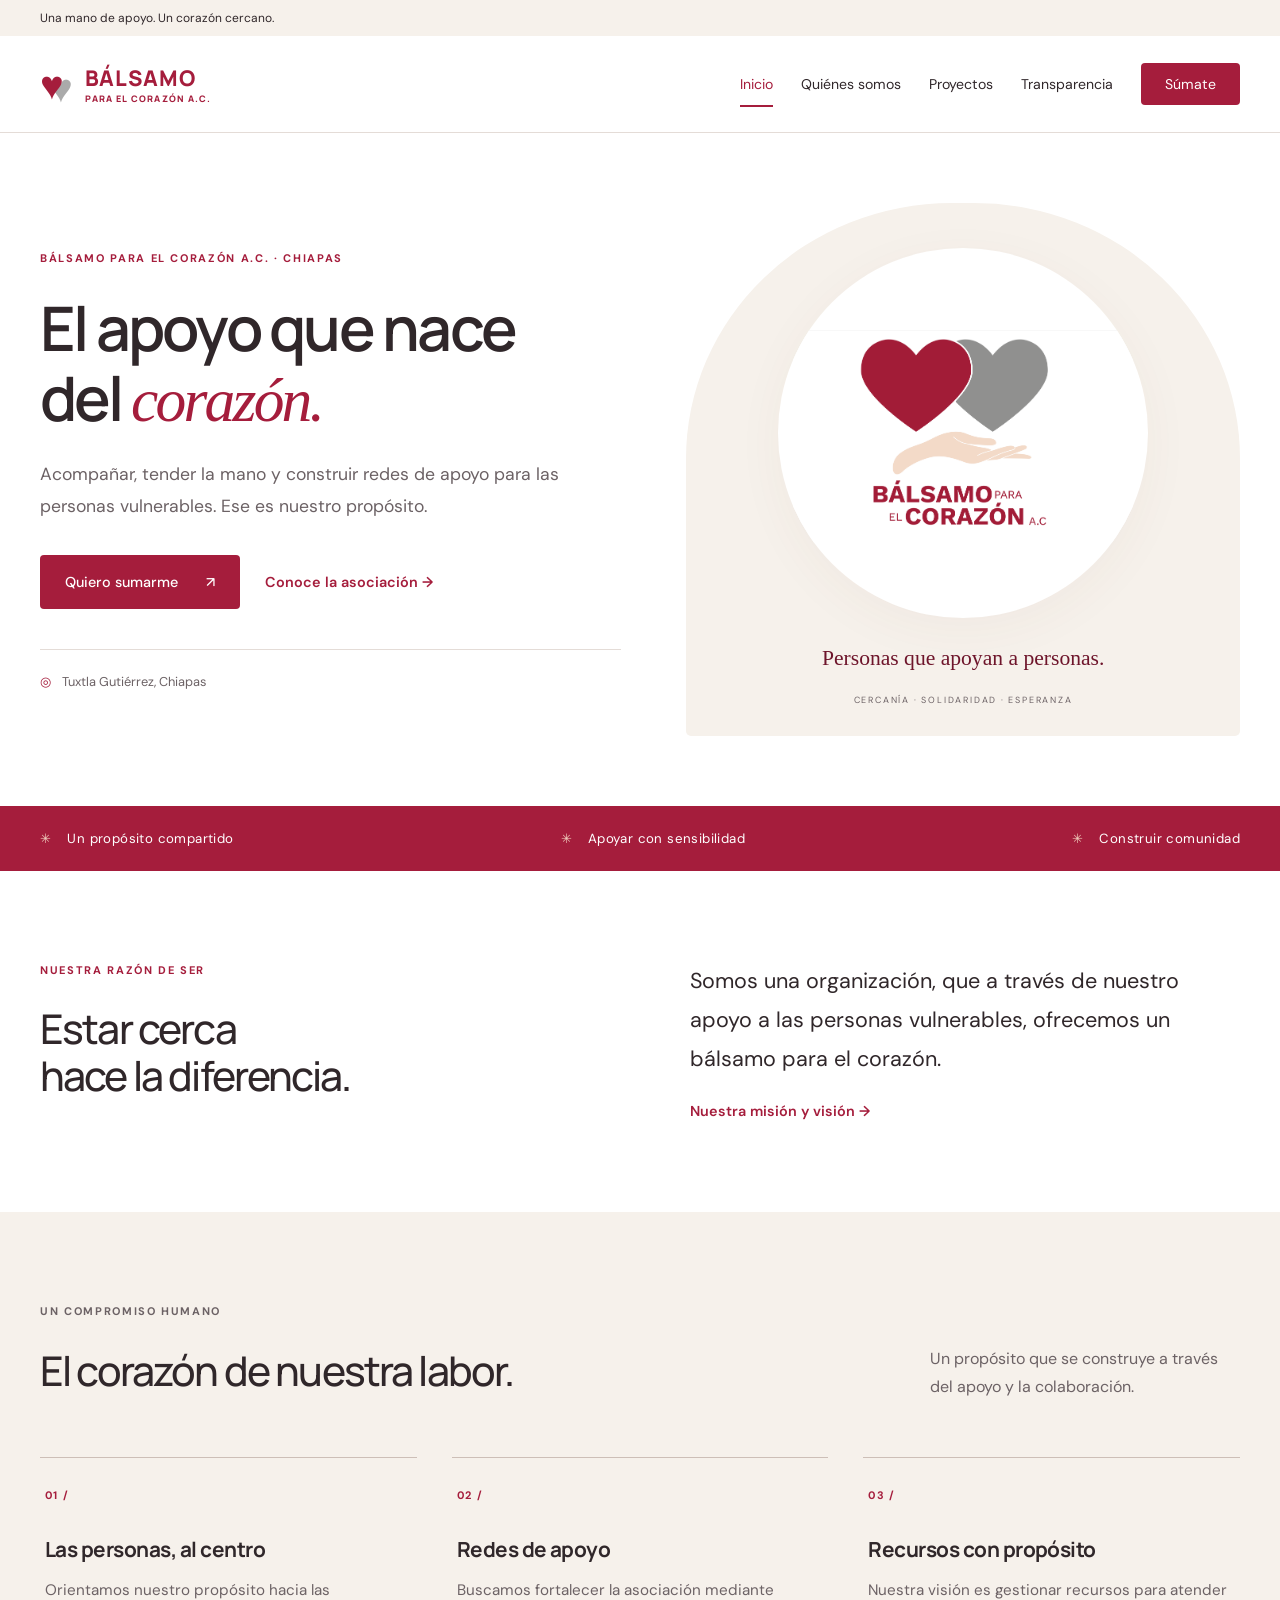
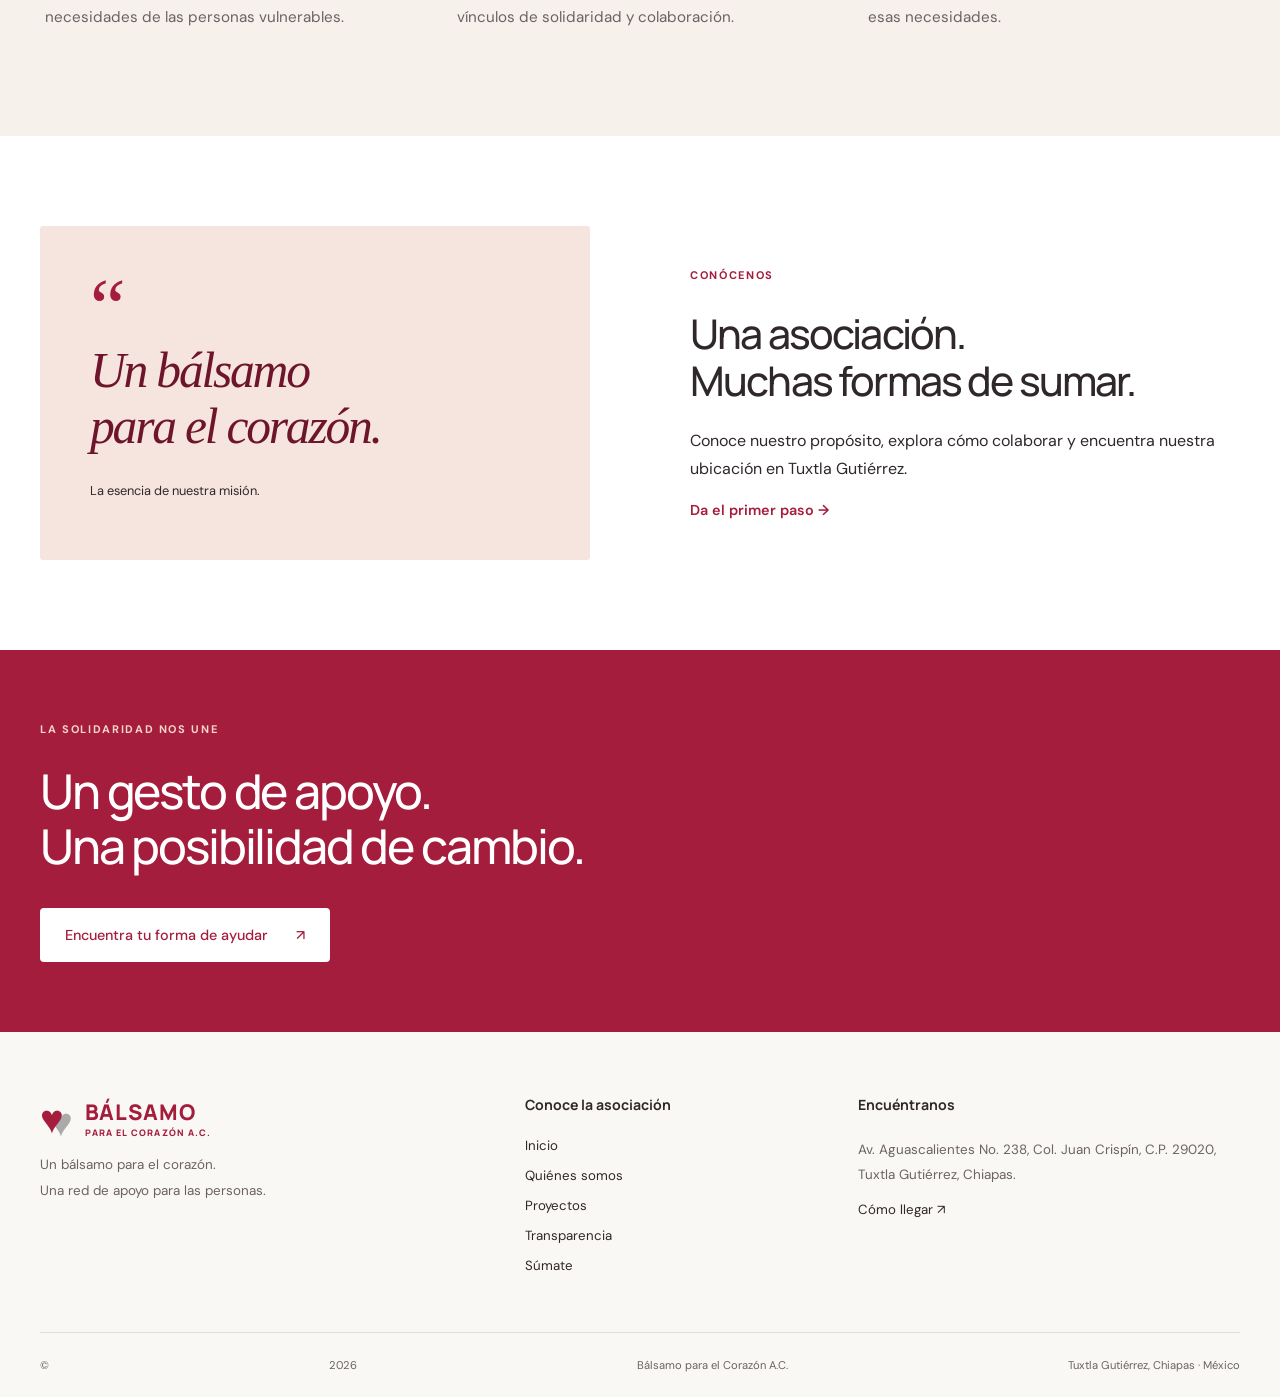
<file: index.html>
<!doctype html><html lang="es-MX"><head><meta charset="utf-8"><meta name="viewport" content="width=device-width, initial-scale=1"><meta name="theme-color" content="#a51d3c"><meta name="description" content="Bálsamo para el Corazón A.C. Apoyo a personas vulnerables y redes de solidaridad en Tuxtla Gutiérrez, Chiapas."><title>Inicio | Bálsamo para el Corazón A.C.</title><link rel="stylesheet" href="assets/styles.css"></head><body><a class="skip" href="#contenido">Saltar al contenido</a><div class="utility"><div class="wrap"><span>Una mano de apoyo. Un corazón cercano.</span></div></div><header><div class="wrap nav"><a class="brand" href="index.html"><span class="brand-icon" aria-hidden="true">♥</span><span>BÁLSAMO<small>PARA EL CORAZÓN A.C.</small></span></a><button class="menu" aria-expanded="false" aria-controls="main-nav">☰ Menú</button><nav id="main-nav" aria-label="Principal"><a href="index.html" aria-current="page" >Inicio</a><a href="quienes-somos.html" >Quiénes somos</a><a href="proyectos.html" >Proyectos</a><a href="transparencia.html" >Transparencia</a><a href="sumate.html" >Súmate</a></nav></div></header><main id="contenido"><section class="hero wrap"><div class="hero-copy"><p class="eyebrow">Bálsamo para el Corazón A.C. · Chiapas</p><h1>El apoyo que nace<br>del <em>corazón.</em></h1><p class="lead">Acompañar, tender la mano y construir redes de apoyo para las personas vulnerables. Ese es nuestro propósito.</p><div class="actions"><a class="button" href="sumate.html">Quiero sumarme <span>↗</span></a><a class="text-link" href="quienes-somos.html">Conoce la asociación →</a></div><div class="hero-location"><span>◎</span> Tuxtla Gutiérrez, Chiapas</div></div><div class="hero-art"><div class="logo-frame"><img src="assets/logo-original.png" alt="Bálsamo para el Corazón A.C.: dos corazones sostenidos por una mano"></div><p>Personas que apoyan a personas.</p><span class="art-label">CERCANÍA · SOLIDARIDAD · ESPERANZA</span></div></section><div class="ribbon"><div class="wrap"><span>Un propósito compartido</span><span>Apoyar con sensibilidad</span><span>Construir comunidad</span></div></div><section class="section wrap split"><div><p class="eyebrow">Nuestra razón de ser</p><h2>Estar cerca<br>hace la diferencia.</h2></div><div><p class="large-copy">Somos una organización, que a través de nuestro apoyo a las personas vulnerables, ofrecemos un bálsamo para el corazón.</p><a class="text-link" href="quienes-somos.html">Nuestra misión y visión →</a></div></section><section class="soft section"><div class="wrap"><div class="section-heading"><div><p class="eyebrow">Un compromiso humano</p><h2>El corazón de nuestra labor.</h2></div><p>Un propósito que se construye a través del apoyo y la colaboración.</p></div><div class="three"><article class="feature"><span class="number">01 /</span><h3>Las personas, al centro</h3><p>Orientamos nuestro propósito hacia las necesidades de las personas vulnerables.</p></article><article class="feature"><span class="number">02 /</span><h3>Redes de apoyo</h3><p>Buscamos fortalecer la asociación mediante vínculos de solidaridad y colaboración.</p></article><article class="feature"><span class="number">03 /</span><h3>Recursos con propósito</h3><p>Nuestra visión es gestionar recursos para atender esas necesidades.</p></article></div></div></section><section class="section wrap split"><div class="quote"><span>“</span><h2>Un bálsamo<br>para el corazón.</h2><p>La esencia de nuestra misión.</p></div><div><p class="eyebrow">Conócenos</p><h2>Una asociación.<br>Muchas formas de sumar.</h2><p>Conoce nuestro propósito, explora cómo colaborar y encuentra nuestra ubicación en Tuxtla Gutiérrez.</p><a class="text-link" href="sumate.html">Da el primer paso →</a></div></section><section class="cta"><div class="wrap"><p class="eyebrow">La solidaridad nos une</p><h2>Un gesto de apoyo.<br>Una posibilidad de cambio.</h2><a class="button light" href="sumate.html">Encuentra tu forma de ayudar <span>↗</span></a></div></section></main><footer><div class="wrap footer-grid"><div><a class="brand" href="index.html"><span class="brand-icon" aria-hidden="true">♥</span><span>BÁLSAMO<small>PARA EL CORAZÓN A.C.</small></span></a><p>Un bálsamo para el corazón.<br>Una red de apoyo para las personas.</p></div><div><h3>Conoce la asociación</h3><a href="index.html" aria-current="page" >Inicio</a><a href="quienes-somos.html" >Quiénes somos</a><a href="proyectos.html" >Proyectos</a><a href="transparencia.html" >Transparencia</a><a href="sumate.html" >Súmate</a></div><div><h3>Encuéntranos</h3><address>Av. Aguascalientes No. 238, Col. Juan Crispín, C.P. 29020, Tuxtla Gutiérrez, Chiapas.</address><a href="https://www.google.com/maps/search/?api=1&query=Av.+Aguascalientes+238+Juan+Crispin+29020+Tuxtla+Gutierrez+Chiapas" target="_blank" rel="noopener">Cómo llegar ↗</a></div></div><div class="wrap footer-bottom">© <span data-year></span> Bálsamo para el Corazón A.C. <span>Tuxtla Gutiérrez, Chiapas · México</span></div></footer><script src="assets/main.js"></script></body></html>
</file>
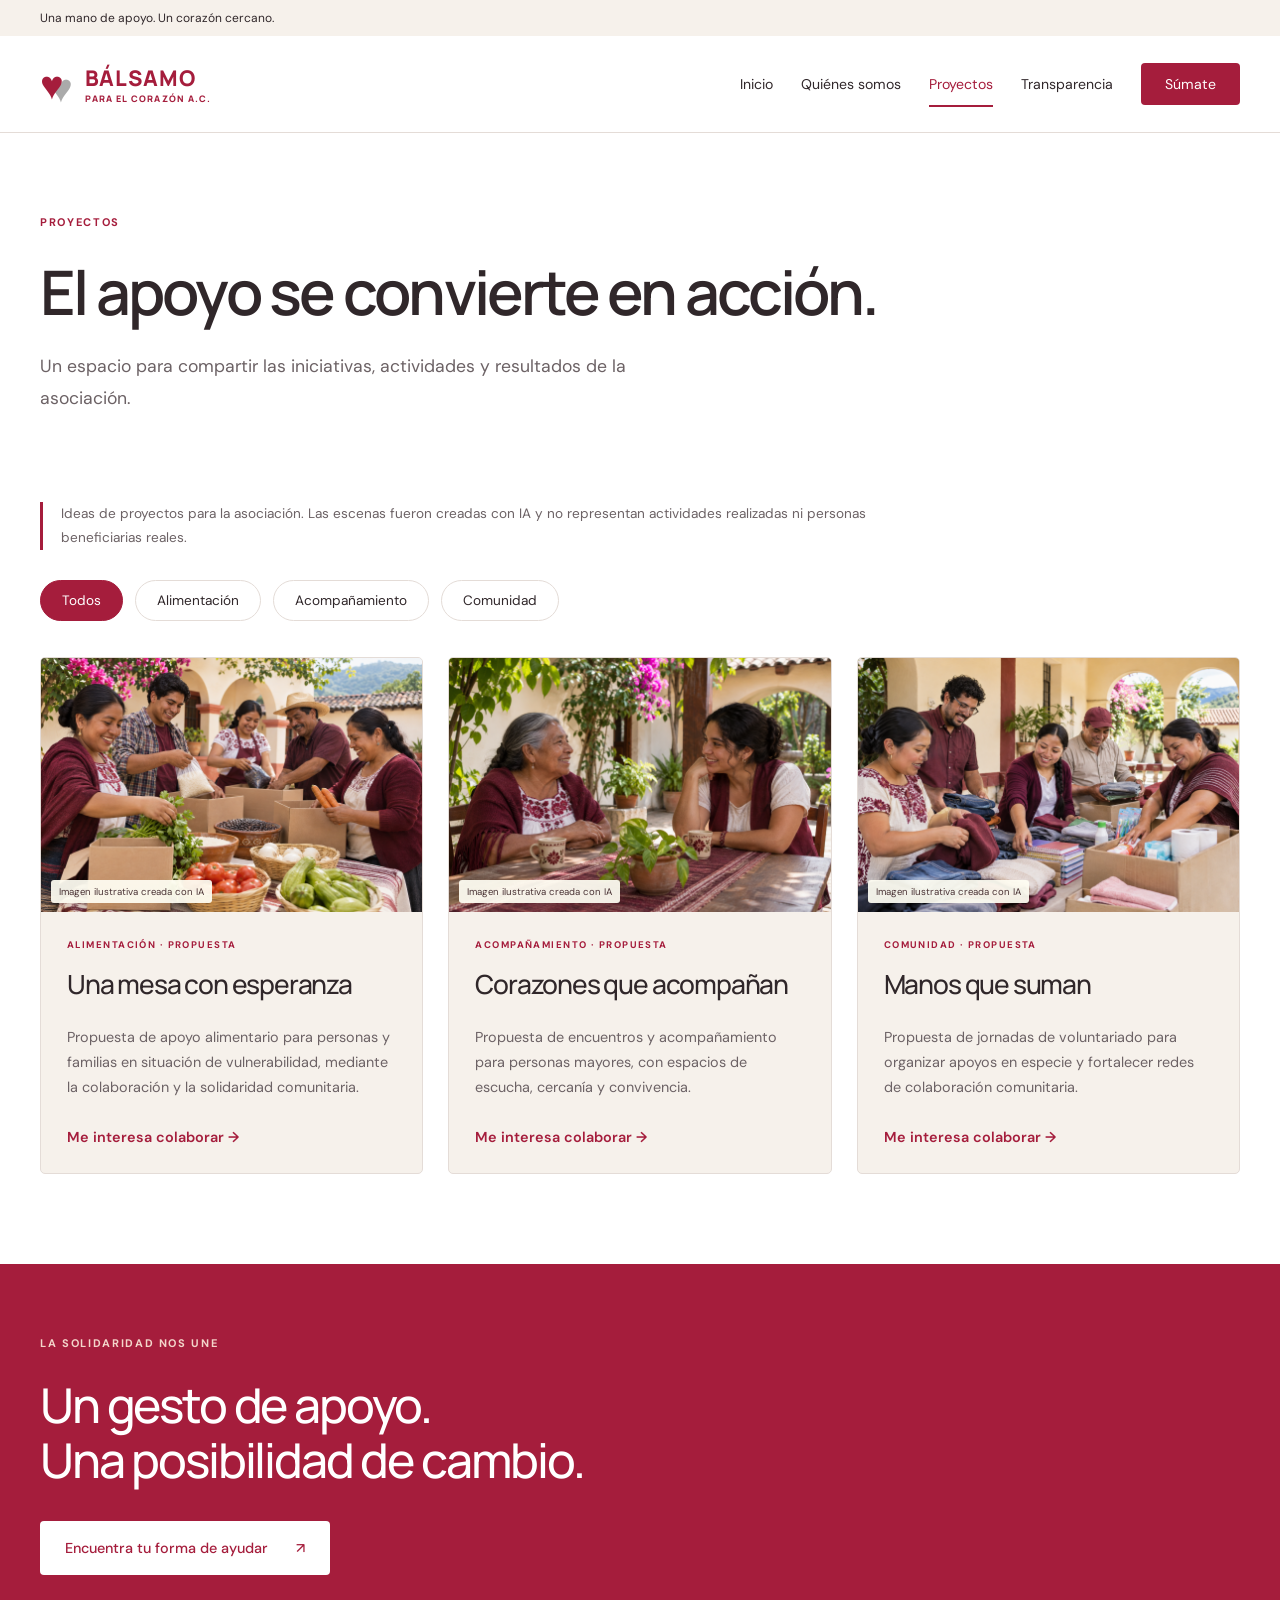
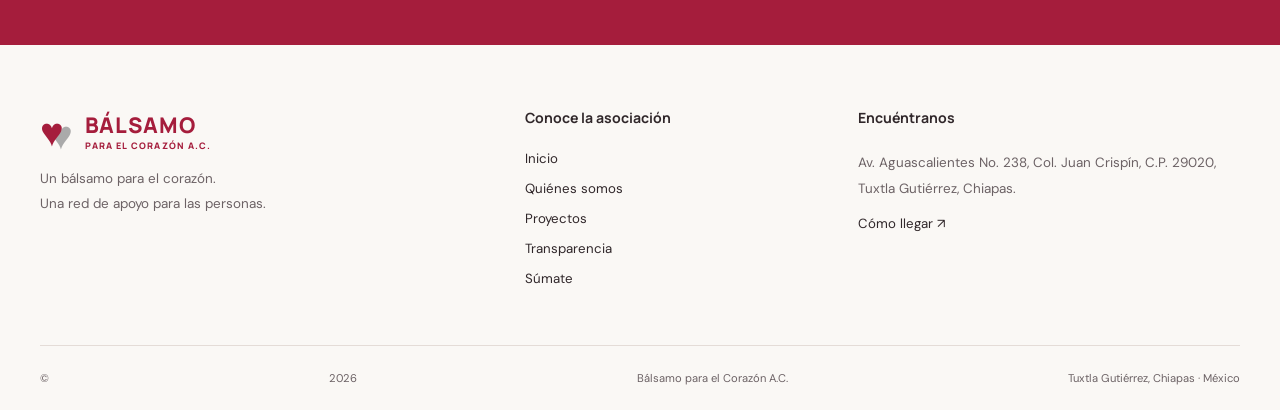
<file: proyectos.html>
<!doctype html><html lang="es-MX"><head><meta charset="utf-8"><meta name="viewport" content="width=device-width, initial-scale=1"><meta name="theme-color" content="#a51d3c"><meta name="description" content="Bálsamo para el Corazón A.C. Apoyo a personas vulnerables y redes de solidaridad en Tuxtla Gutiérrez, Chiapas."><title>Proyectos | Bálsamo para el Corazón A.C.</title><link rel="stylesheet" href="assets/styles.css"></head><body><a class="skip" href="#contenido">Saltar al contenido</a><div class="utility"><div class="wrap"><span>Una mano de apoyo. Un corazón cercano.</span></div></div><header><div class="wrap nav"><a class="brand" href="index.html"><span class="brand-icon" aria-hidden="true">♥</span><span>BÁLSAMO<small>PARA EL CORAZÓN A.C.</small></span></a><button class="menu" aria-expanded="false" aria-controls="main-nav">☰ Menú</button><nav id="main-nav" aria-label="Principal"><a href="index.html" >Inicio</a><a href="quienes-somos.html" >Quiénes somos</a><a href="proyectos.html" aria-current="page" >Proyectos</a><a href="transparencia.html" >Transparencia</a><a href="sumate.html" >Súmate</a></nav></div></header><main id="contenido"><section class="page-intro wrap"><p class="eyebrow">Proyectos</p><h1>El apoyo se convierte en acción.</h1><p class="lead">Un espacio para compartir las iniciativas, actividades y resultados de la asociación.</p></section><section class="wrap section compact"><p class="project-disclaimer">Ideas de proyectos para la asociación. Las escenas fueron creadas con IA y no representan actividades realizadas ni personas beneficiarias reales.</p><div class="filters" role="group" aria-label="Filtrar propuestas"><button type="button" data-filter="Todos" aria-pressed="true">Todos</button><button type="button" data-filter="Alimentación" aria-pressed="false">Alimentación</button><button type="button" data-filter="Acompañamiento" aria-pressed="false">Acompañamiento</button><button type="button" data-filter="Comunidad" aria-pressed="false">Comunidad</button></div><p class="sr-only" role="status" id="filter-status"></p><div class="project-grid"><article class="project-card" data-category="Alimentación"><figure><img src="assets/alimentos.png" alt="Personas voluntarias preparan canastas de alimentos; escena ilustrativa generada con IA." loading="lazy" width="1536" height="1024"><figcaption>Imagen ilustrativa creada con IA</figcaption></figure><div class="project-body"><span class="eyebrow">Alimentación · Propuesta</span><h2>Una mesa con esperanza</h2><p>Propuesta de apoyo alimentario para personas y familias en situación de vulnerabilidad, mediante la colaboración y la solidaridad comunitaria.</p><a class="text-link" href="sumate.html">Me interesa colaborar →</a></div></article><article class="project-card" data-category="Acompañamiento"><figure><img src="assets/mayores.png" alt="Una mujer mayor conversa con una voluntaria; escena ilustrativa generada con IA." loading="lazy" width="1536" height="1024"><figcaption>Imagen ilustrativa creada con IA</figcaption></figure><div class="project-body"><span class="eyebrow">Acompañamiento · Propuesta</span><h2>Corazones que acompañan</h2><p>Propuesta de encuentros y acompañamiento para personas mayores, con espacios de escucha, cercanía y convivencia.</p><a class="text-link" href="sumate.html">Me interesa colaborar →</a></div></article><article class="project-card" data-category="Comunidad"><figure><img src="assets/voluntariado.png" alt="Un grupo de personas organiza ropa y útiles; escena ilustrativa generada con IA." loading="lazy" width="1536" height="1024"><figcaption>Imagen ilustrativa creada con IA</figcaption></figure><div class="project-body"><span class="eyebrow">Comunidad · Propuesta</span><h2>Manos que suman</h2><p>Propuesta de jornadas de voluntariado para organizar apoyos en especie y fortalecer redes de colaboración comunitaria.</p><a class="text-link" href="sumate.html">Me interesa colaborar →</a></div></article></div></section><section class="cta"><div class="wrap"><p class="eyebrow">La solidaridad nos une</p><h2>Un gesto de apoyo.<br>Una posibilidad de cambio.</h2><a class="button light" href="sumate.html">Encuentra tu forma de ayudar <span>↗</span></a></div></section></main><footer><div class="wrap footer-grid"><div><a class="brand" href="index.html"><span class="brand-icon" aria-hidden="true">♥</span><span>BÁLSAMO<small>PARA EL CORAZÓN A.C.</small></span></a><p>Un bálsamo para el corazón.<br>Una red de apoyo para las personas.</p></div><div><h3>Conoce la asociación</h3><a href="index.html" >Inicio</a><a href="quienes-somos.html" >Quiénes somos</a><a href="proyectos.html" aria-current="page" >Proyectos</a><a href="transparencia.html" >Transparencia</a><a href="sumate.html" >Súmate</a></div><div><h3>Encuéntranos</h3><address>Av. Aguascalientes No. 238, Col. Juan Crispín, C.P. 29020, Tuxtla Gutiérrez, Chiapas.</address><a href="https://www.google.com/maps/search/?api=1&query=Av.+Aguascalientes+238+Juan+Crispin+29020+Tuxtla+Gutierrez+Chiapas" target="_blank" rel="noopener">Cómo llegar ↗</a></div></div><div class="wrap footer-bottom">© <span data-year></span> Bálsamo para el Corazón A.C. <span>Tuxtla Gutiérrez, Chiapas · México</span></div></footer><script src="assets/main.js"></script></body></html>
</file>
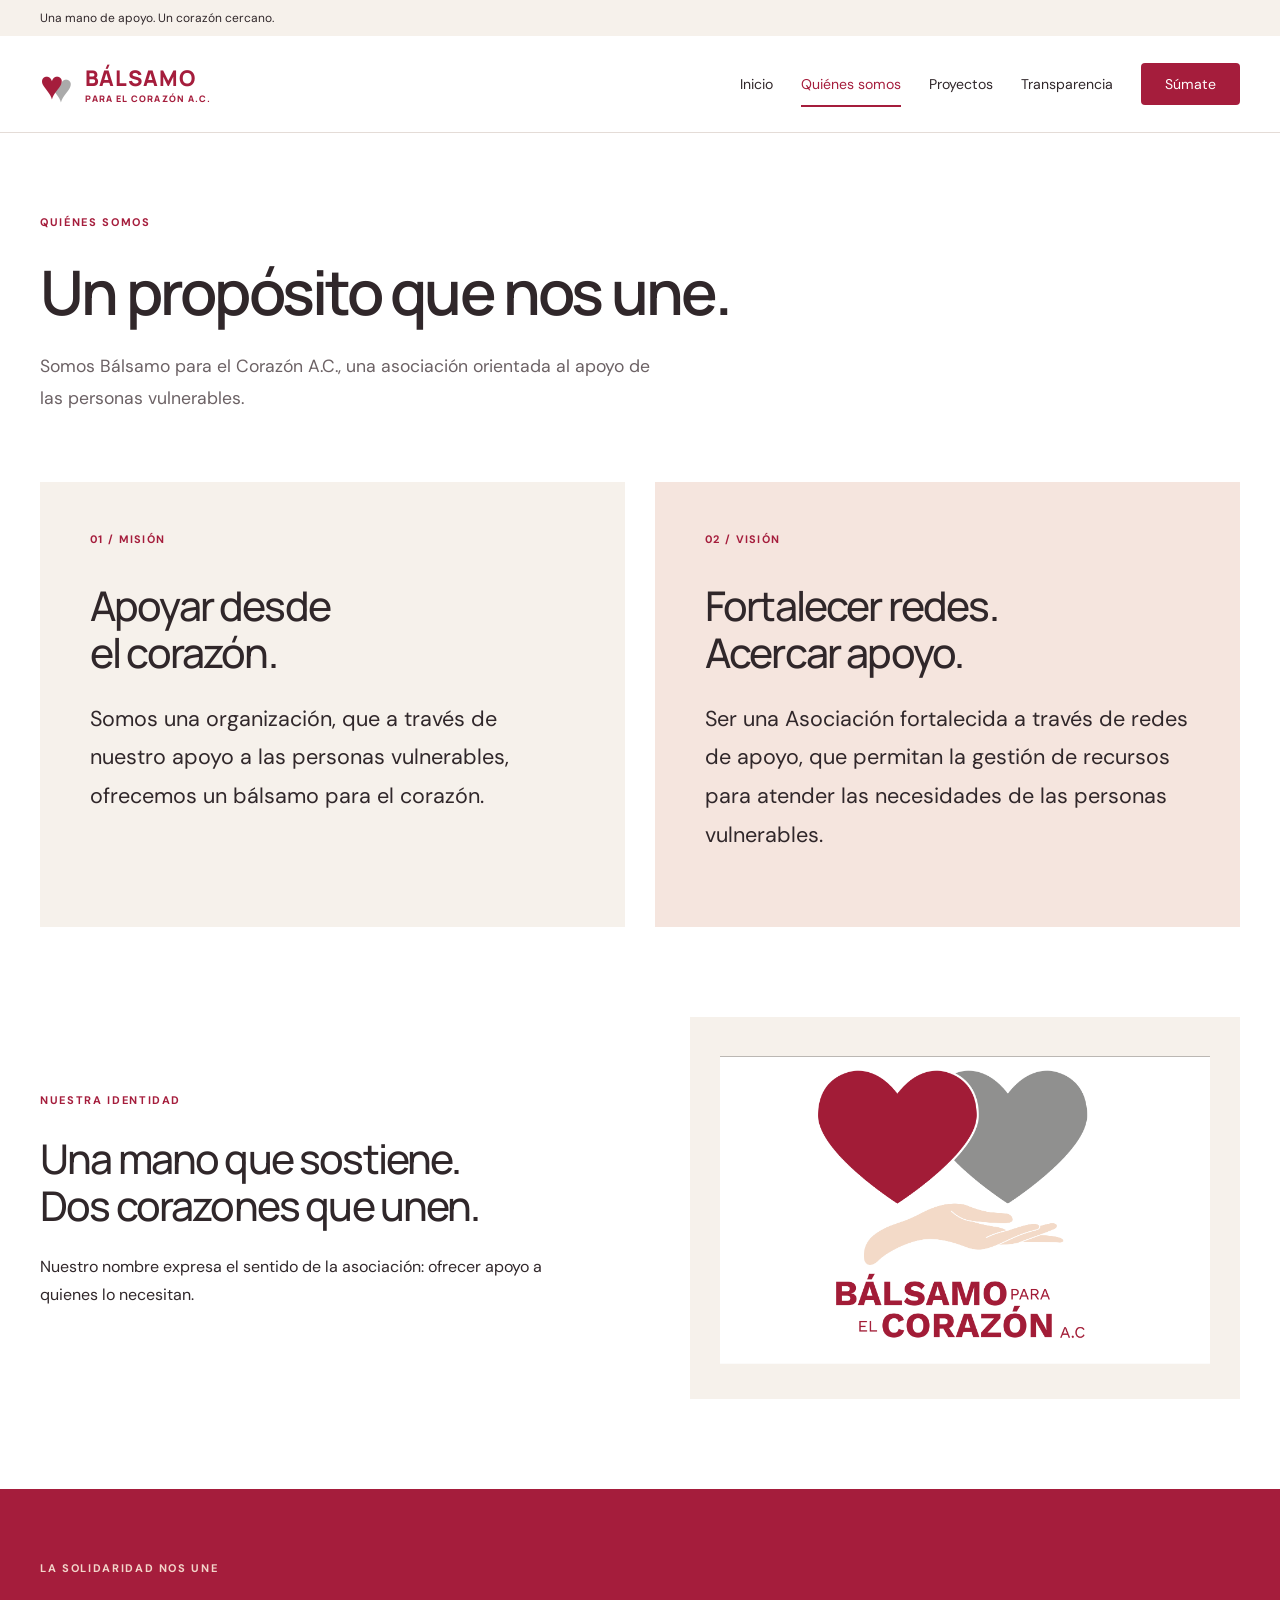
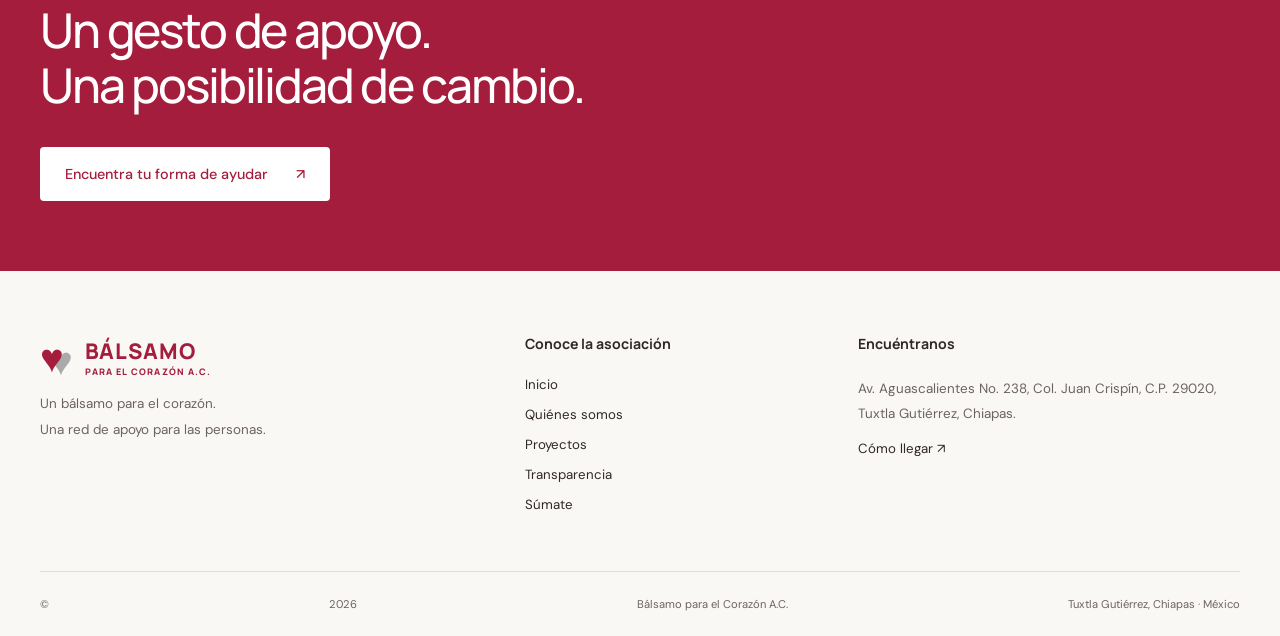
<file: quienes-somos.html>
<!doctype html><html lang="es-MX"><head><meta charset="utf-8"><meta name="viewport" content="width=device-width, initial-scale=1"><meta name="theme-color" content="#a51d3c"><meta name="description" content="Bálsamo para el Corazón A.C. Apoyo a personas vulnerables y redes de solidaridad en Tuxtla Gutiérrez, Chiapas."><title>Quiénes somos | Bálsamo para el Corazón A.C.</title><link rel="stylesheet" href="assets/styles.css"></head><body><a class="skip" href="#contenido">Saltar al contenido</a><div class="utility"><div class="wrap"><span>Una mano de apoyo. Un corazón cercano.</span></div></div><header><div class="wrap nav"><a class="brand" href="index.html"><span class="brand-icon" aria-hidden="true">♥</span><span>BÁLSAMO<small>PARA EL CORAZÓN A.C.</small></span></a><button class="menu" aria-expanded="false" aria-controls="main-nav">☰ Menú</button><nav id="main-nav" aria-label="Principal"><a href="index.html" >Inicio</a><a href="quienes-somos.html" aria-current="page" >Quiénes somos</a><a href="proyectos.html" >Proyectos</a><a href="transparencia.html" >Transparencia</a><a href="sumate.html" >Súmate</a></nav></div></header><main id="contenido"><section class="page-intro wrap"><p class="eyebrow">Quiénes somos</p><h1>Un propósito que nos une.</h1><p class="lead">Somos Bálsamo para el Corazón A.C., una asociación orientada al apoyo de las personas vulnerables.</p></section><section class="wrap purpose"><article><span class="number">01 / MISIÓN</span><h2>Apoyar desde<br>el corazón.</h2><p class="large-copy">Somos una organización, que a través de nuestro apoyo a las personas vulnerables, ofrecemos un bálsamo para el corazón.</p></article><article><span class="number">02 / VISIÓN</span><h2>Fortalecer redes.<br>Acercar apoyo.</h2><p class="large-copy">Ser una Asociación fortalecida a través de redes de apoyo, que permitan la gestión de recursos para atender las necesidades de las personas vulnerables.</p></article></section><section class="section wrap split"><div><p class="eyebrow">Nuestra identidad</p><h2>Una mano que sostiene.<br>Dos corazones que unen.</h2><p>Nuestro nombre expresa el sentido de la asociación: ofrecer apoyo a quienes lo necesitan.</p></div><div class="identity"><img src="assets/logo-original.png" alt="Logo original de Bálsamo para el Corazón A.C."></div></section><section class="cta"><div class="wrap"><p class="eyebrow">La solidaridad nos une</p><h2>Un gesto de apoyo.<br>Una posibilidad de cambio.</h2><a class="button light" href="sumate.html">Encuentra tu forma de ayudar <span>↗</span></a></div></section></main><footer><div class="wrap footer-grid"><div><a class="brand" href="index.html"><span class="brand-icon" aria-hidden="true">♥</span><span>BÁLSAMO<small>PARA EL CORAZÓN A.C.</small></span></a><p>Un bálsamo para el corazón.<br>Una red de apoyo para las personas.</p></div><div><h3>Conoce la asociación</h3><a href="index.html" >Inicio</a><a href="quienes-somos.html" aria-current="page" >Quiénes somos</a><a href="proyectos.html" >Proyectos</a><a href="transparencia.html" >Transparencia</a><a href="sumate.html" >Súmate</a></div><div><h3>Encuéntranos</h3><address>Av. Aguascalientes No. 238, Col. Juan Crispín, C.P. 29020, Tuxtla Gutiérrez, Chiapas.</address><a href="https://www.google.com/maps/search/?api=1&query=Av.+Aguascalientes+238+Juan+Crispin+29020+Tuxtla+Gutierrez+Chiapas" target="_blank" rel="noopener">Cómo llegar ↗</a></div></div><div class="wrap footer-bottom">© <span data-year></span> Bálsamo para el Corazón A.C. <span>Tuxtla Gutiérrez, Chiapas · México</span></div></footer><script src="assets/main.js"></script></body></html>
</file>
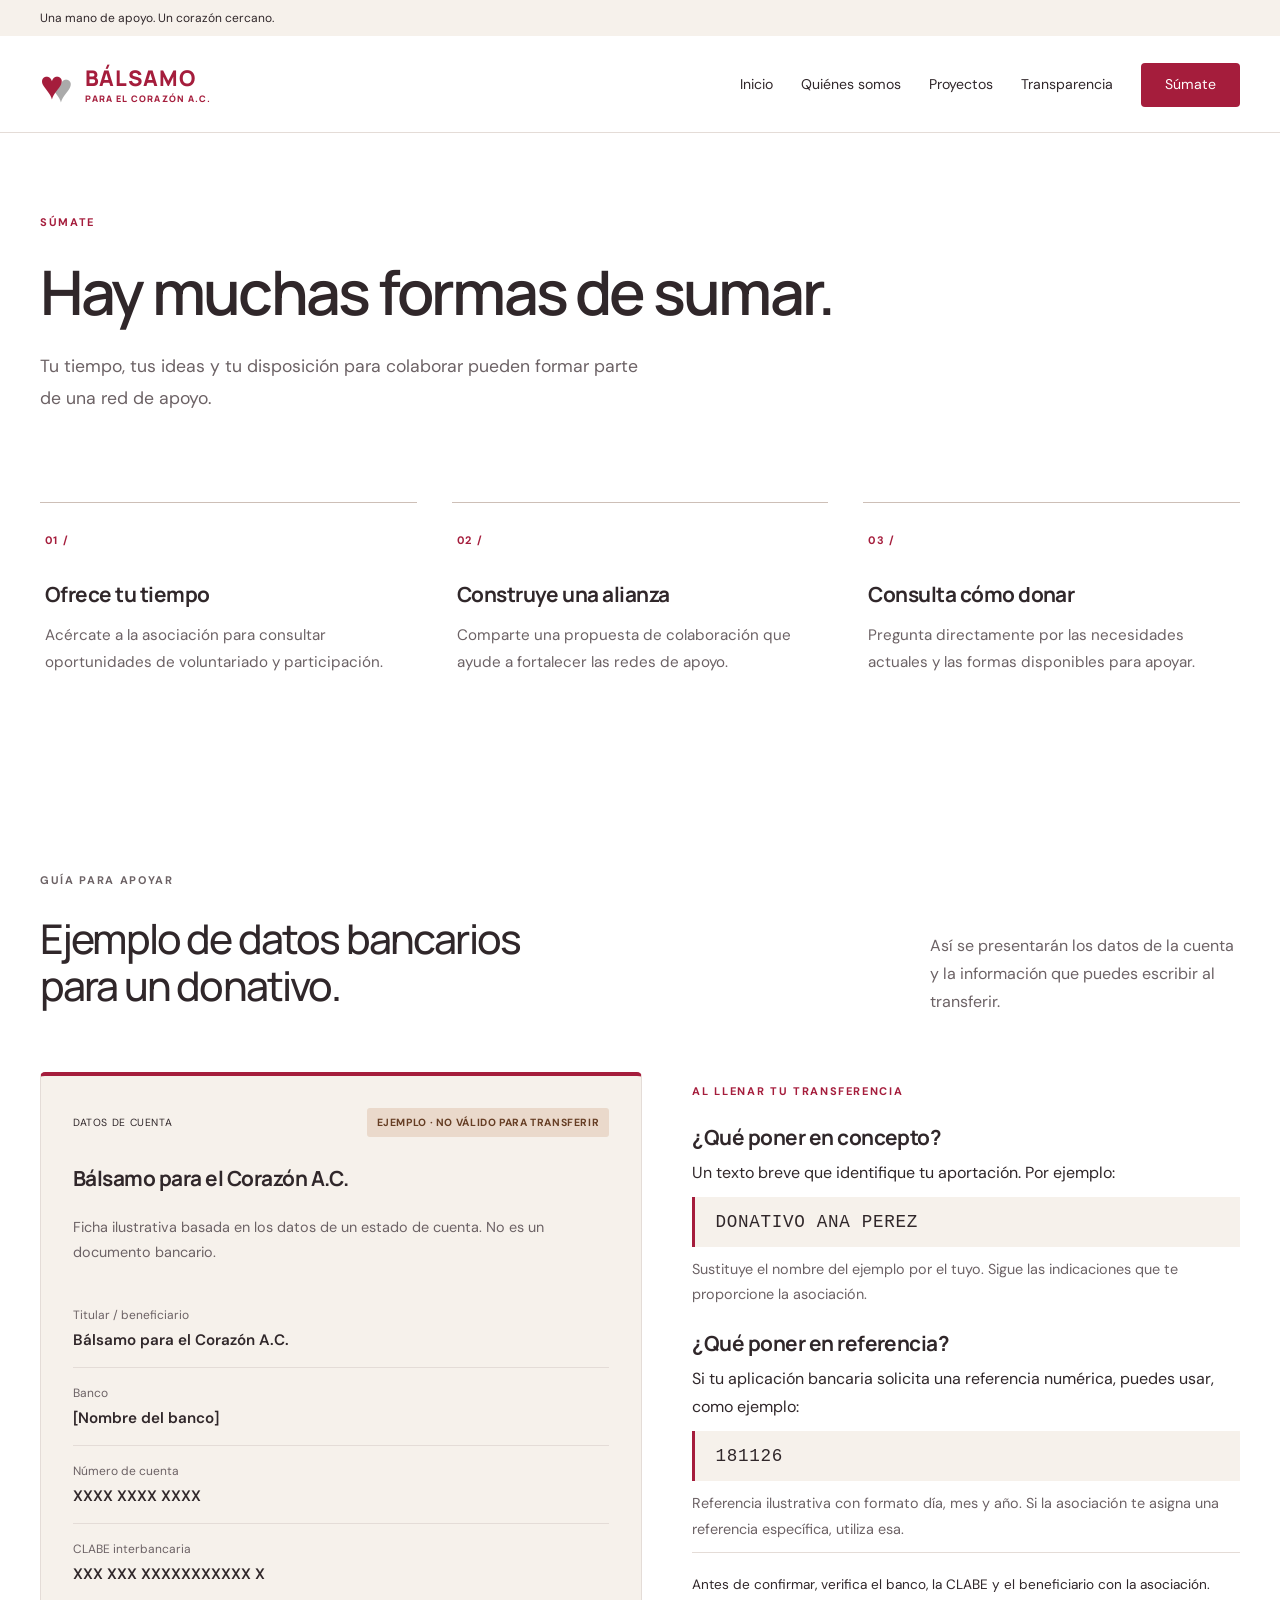
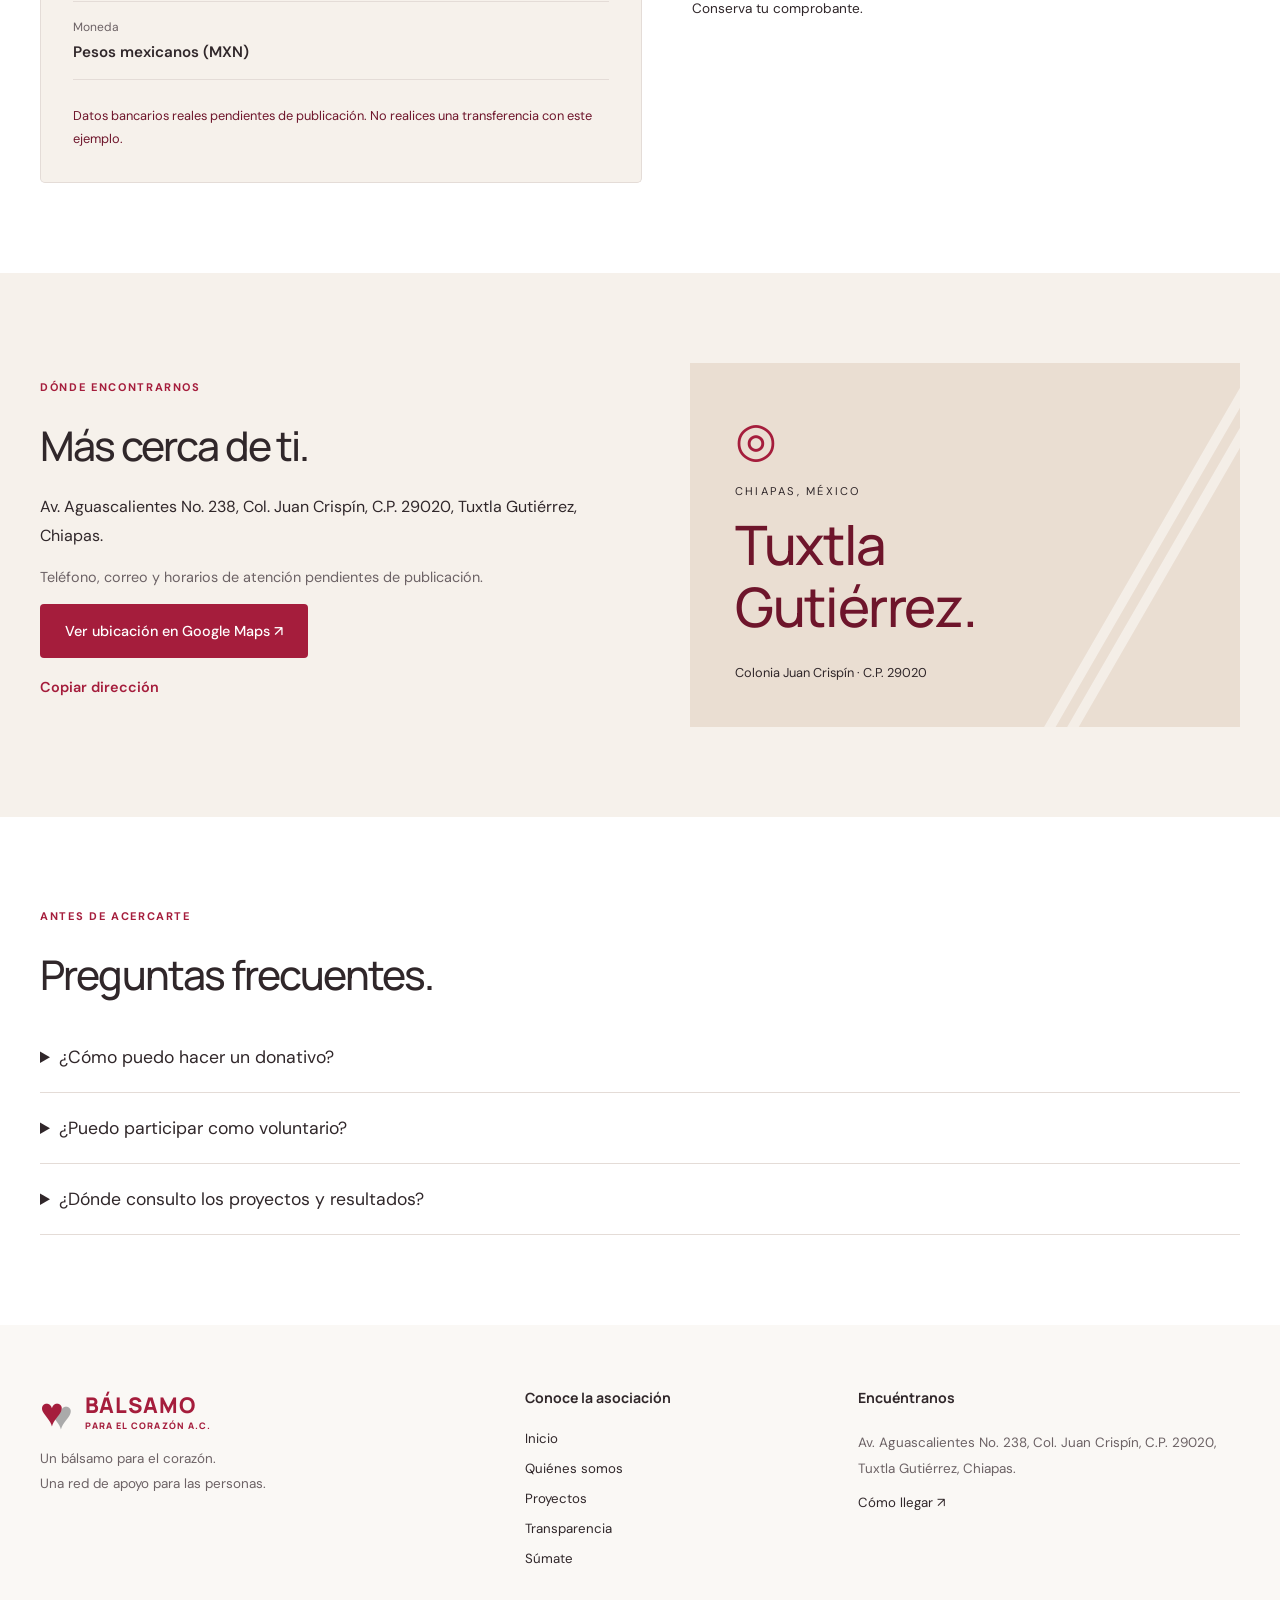
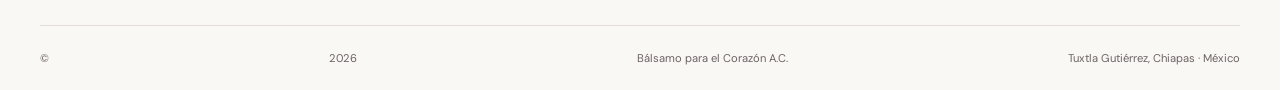
<file: sumate.html>
<!doctype html><html lang="es-MX"><head><meta charset="utf-8"><meta name="viewport" content="width=device-width, initial-scale=1"><meta name="theme-color" content="#a51d3c"><meta name="description" content="Bálsamo para el Corazón A.C. Apoyo a personas vulnerables y redes de solidaridad en Tuxtla Gutiérrez, Chiapas."><title>Súmate | Bálsamo para el Corazón A.C.</title><link rel="stylesheet" href="assets/styles.css"></head><body><a class="skip" href="#contenido">Saltar al contenido</a><div class="utility"><div class="wrap"><span>Una mano de apoyo. Un corazón cercano.</span></div></div><header><div class="wrap nav"><a class="brand" href="index.html"><span class="brand-icon" aria-hidden="true">♥</span><span>BÁLSAMO<small>PARA EL CORAZÓN A.C.</small></span></a><button class="menu" aria-expanded="false" aria-controls="main-nav">☰ Menú</button><nav id="main-nav" aria-label="Principal"><a href="index.html" >Inicio</a><a href="quienes-somos.html" >Quiénes somos</a><a href="proyectos.html" >Proyectos</a><a href="transparencia.html" >Transparencia</a><a href="sumate.html" aria-current="page" >Súmate</a></nav></div></header><main id="contenido"><section class="page-intro wrap"><p class="eyebrow">Súmate</p><h1>Hay muchas formas de sumar.</h1><p class="lead">Tu tiempo, tus ideas y tu disposición para colaborar pueden formar parte de una red de apoyo.</p></section><section class="wrap compact section"><div class="three support"><article class="feature"><span class="number">01 /</span><h3>Ofrece tu tiempo</h3><p>Acércate a la asociación para consultar oportunidades de voluntariado y participación.</p></article><article class="feature"><span class="number">02 /</span><h3>Construye una alianza</h3><p>Comparte una propuesta de colaboración que ayude a fortalecer las redes de apoyo.</p></article><article class="feature"><span class="number">03 /</span><h3>Consulta cómo donar</h3><p>Pregunta directamente por las necesidades actuales y las formas disponibles para apoyar.</p></article></div></section><section class="section wrap" id="ejemplo-transferencia"><div class="section-heading"><div><p class="eyebrow">Guía para apoyar</p><h2>Ejemplo de datos bancarios<br>para un donativo.</h2></div><p>Así se presentarán los datos de la cuenta y la información que puedes escribir al transferir.</p></div><div class="transfer-grid"><article class="statement"><div class="statement-head"><span>DATOS DE CUENTA</span><span class="example-tag">EJEMPLO · NO VÁLIDO PARA TRANSFERIR</span></div><h3>Bálsamo para el Corazón A.C.</h3><p class="muted">Ficha ilustrativa basada en los datos de un estado de cuenta. No es un documento bancario.</p><dl><div><dt>Titular / beneficiario</dt><dd>Bálsamo para el Corazón A.C.</dd></div><div><dt>Banco</dt><dd>[Nombre del banco]</dd></div><div><dt>Número de cuenta</dt><dd>XXXX XXXX XXXX</dd></div><div><dt>CLABE interbancaria</dt><dd>XXX XXX XXXXXXXXXXX X</dd></div><div><dt>Moneda</dt><dd>Pesos mexicanos (MXN)</dd></div></dl><p class="statement-note">Datos bancarios reales pendientes de publicación. No realices una transferencia con este ejemplo.</p></article><div class="transfer-guide"><p class="eyebrow">Al llenar tu transferencia</p><h3>¿Qué poner en concepto?</h3><p>Un texto breve que identifique tu aportación. Por ejemplo:</p><div class="sample-value">DONATIVO ANA PEREZ</div><p class="muted">Sustituye el nombre del ejemplo por el tuyo. Sigue las indicaciones que te proporcione la asociación.</p><h3>¿Qué poner en referencia?</h3><p>Si tu aplicación bancaria solicita una referencia numérica, puedes usar, como ejemplo:</p><div class="sample-value">181126</div><p class="muted">Referencia ilustrativa con formato día, mes y año. Si la asociación te asigna una referencia específica, utiliza esa.</p><p class="transfer-tip">Antes de confirmar, verifica el banco, la CLABE y el beneficiario con la asociación. Conserva tu comprobante.</p></div></div></section><section class="soft section" id="contacto"><div class="wrap split"><div><p class="eyebrow">Dónde encontrarnos</p><h2>Más cerca de ti.</h2><address>Av. Aguascalientes No. 238, Col. Juan Crispín, C.P. 29020, Tuxtla Gutiérrez, Chiapas.</address><p class="muted">Teléfono, correo y horarios de atención pendientes de publicación.</p><a class="button" href="https://www.google.com/maps/search/?api=1&query=Av.+Aguascalientes+238+Juan+Crispin+29020+Tuxtla+Gutierrez+Chiapas" target="_blank" rel="noopener">Ver ubicación en Google Maps ↗</a><button class="text-link copy" type="button" data-copy>Copiar dirección</button><p role="status" id="copy-status"></p></div><div class="address-art"><span class="pin">◎</span><p>CHIAPAS, MÉXICO</p><h3>Tuxtla<br>Gutiérrez.</h3><span>Colonia Juan Crispín · C.P. 29020</span><div class="map-lines" aria-hidden="true"></div></div></div></section><section class="wrap section"><p class="eyebrow">Antes de acercarte</p><h2>Preguntas frecuentes.</h2><details><summary>¿Cómo puedo hacer un donativo?</summary><p>Los medios de donación están pendientes de publicación. Puedes acercarte a la dirección de la asociación para consultar las opciones disponibles. Esta página no recibe pagos.</p></details><details><summary>¿Puedo participar como voluntario?</summary><p>Puedes expresar tu interés directamente a la asociación y consultar las actividades y condiciones de participación disponibles.</p></details><details><summary>¿Dónde consulto los proyectos y resultados?</summary><p>En las secciones de <a href="proyectos.html">Proyectos</a> y <a href="transparencia.html">Transparencia</a> se publicará la información proporcionada por la asociación.</p></details></section></main><footer><div class="wrap footer-grid"><div><a class="brand" href="index.html"><span class="brand-icon" aria-hidden="true">♥</span><span>BÁLSAMO<small>PARA EL CORAZÓN A.C.</small></span></a><p>Un bálsamo para el corazón.<br>Una red de apoyo para las personas.</p></div><div><h3>Conoce la asociación</h3><a href="index.html" >Inicio</a><a href="quienes-somos.html" >Quiénes somos</a><a href="proyectos.html" >Proyectos</a><a href="transparencia.html" >Transparencia</a><a href="sumate.html" aria-current="page" >Súmate</a></div><div><h3>Encuéntranos</h3><address>Av. Aguascalientes No. 238, Col. Juan Crispín, C.P. 29020, Tuxtla Gutiérrez, Chiapas.</address><a href="https://www.google.com/maps/search/?api=1&query=Av.+Aguascalientes+238+Juan+Crispin+29020+Tuxtla+Gutierrez+Chiapas" target="_blank" rel="noopener">Cómo llegar ↗</a></div></div><div class="wrap footer-bottom">© <span data-year></span> Bálsamo para el Corazón A.C. <span>Tuxtla Gutiérrez, Chiapas · México</span></div></footer><script src="assets/main.js"></script></body></html>
</file>
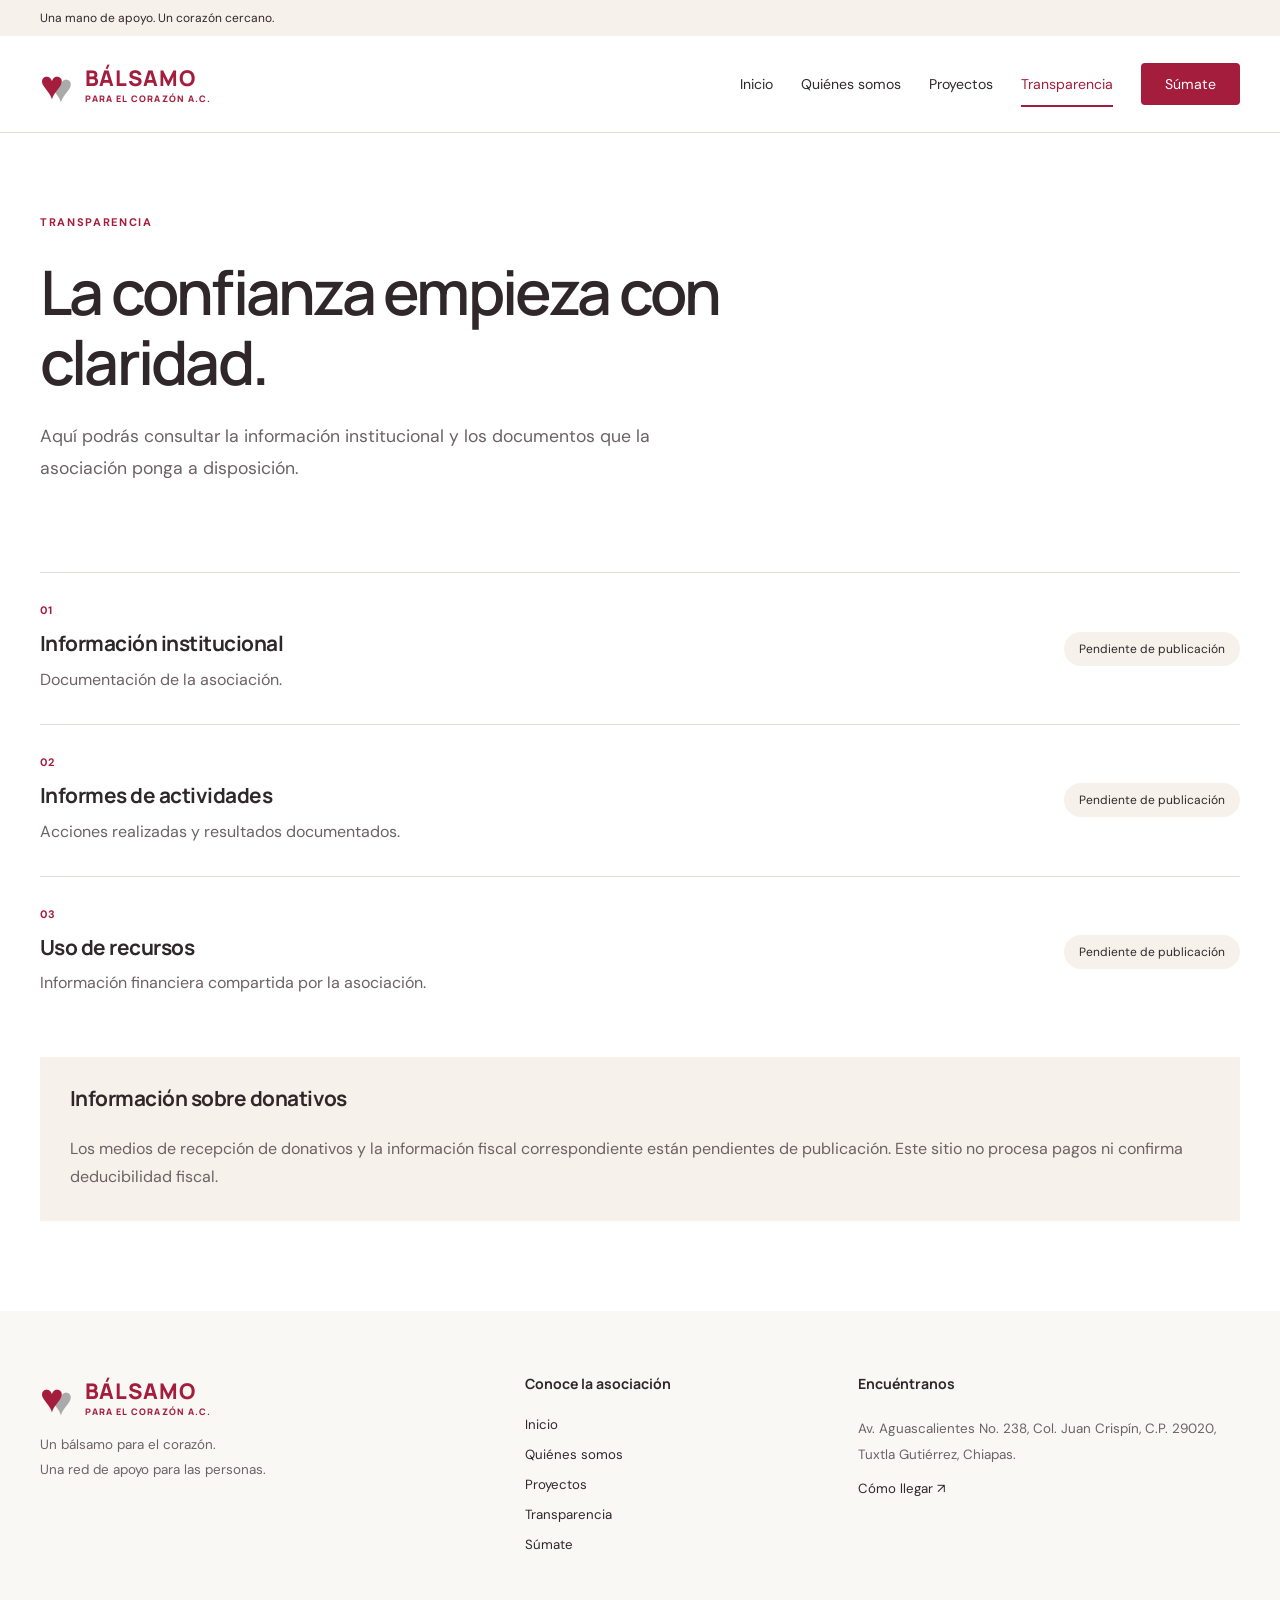
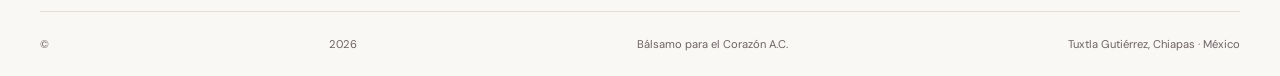
<file: transparencia.html>
<!doctype html><html lang="es-MX"><head><meta charset="utf-8"><meta name="viewport" content="width=device-width, initial-scale=1"><meta name="theme-color" content="#a51d3c"><meta name="description" content="Bálsamo para el Corazón A.C. Apoyo a personas vulnerables y redes de solidaridad en Tuxtla Gutiérrez, Chiapas."><title>Transparencia | Bálsamo para el Corazón A.C.</title><link rel="stylesheet" href="assets/styles.css"></head><body><a class="skip" href="#contenido">Saltar al contenido</a><div class="utility"><div class="wrap"><span>Una mano de apoyo. Un corazón cercano.</span></div></div><header><div class="wrap nav"><a class="brand" href="index.html"><span class="brand-icon" aria-hidden="true">♥</span><span>BÁLSAMO<small>PARA EL CORAZÓN A.C.</small></span></a><button class="menu" aria-expanded="false" aria-controls="main-nav">☰ Menú</button><nav id="main-nav" aria-label="Principal"><a href="index.html" >Inicio</a><a href="quienes-somos.html" >Quiénes somos</a><a href="proyectos.html" >Proyectos</a><a href="transparencia.html" aria-current="page" >Transparencia</a><a href="sumate.html" >Súmate</a></nav></div></header><main id="contenido"><section class="page-intro wrap"><p class="eyebrow">Transparencia</p><h1>La confianza empieza con claridad.</h1><p class="lead">Aquí podrás consultar la información institucional y los documentos que la asociación ponga a disposición.</p></section><section class="wrap section compact"><div class="document-list"><article><div><span class="number">01</span><h3>Información institucional</h3><p>Documentación de la asociación.</p></div><span class="status">Pendiente de publicación</span></article><article><div><span class="number">02</span><h3>Informes de actividades</h3><p>Acciones realizadas y resultados documentados.</p></div><span class="status">Pendiente de publicación</span></article><article><div><span class="number">03</span><h3>Uso de recursos</h3><p>Información financiera compartida por la asociación.</p></div><span class="status">Pendiente de publicación</span></article></div><div class="note"><h3>Información sobre donativos</h3><p>Los medios de recepción de donativos y la información fiscal correspondiente están pendientes de publicación. Este sitio no procesa pagos ni confirma deducibilidad fiscal.</p></div></section></main><footer><div class="wrap footer-grid"><div><a class="brand" href="index.html"><span class="brand-icon" aria-hidden="true">♥</span><span>BÁLSAMO<small>PARA EL CORAZÓN A.C.</small></span></a><p>Un bálsamo para el corazón.<br>Una red de apoyo para las personas.</p></div><div><h3>Conoce la asociación</h3><a href="index.html" >Inicio</a><a href="quienes-somos.html" >Quiénes somos</a><a href="proyectos.html" >Proyectos</a><a href="transparencia.html" aria-current="page" >Transparencia</a><a href="sumate.html" >Súmate</a></div><div><h3>Encuéntranos</h3><address>Av. Aguascalientes No. 238, Col. Juan Crispín, C.P. 29020, Tuxtla Gutiérrez, Chiapas.</address><a href="https://www.google.com/maps/search/?api=1&query=Av.+Aguascalientes+238+Juan+Crispin+29020+Tuxtla+Gutierrez+Chiapas" target="_blank" rel="noopener">Cómo llegar ↗</a></div></div><div class="wrap footer-bottom">© <span data-year></span> Bálsamo para el Corazón A.C. <span>Tuxtla Gutiérrez, Chiapas · México</span></div></footer><script src="assets/main.js"></script></body></html>
</file>
<file: assets/styles.css>
@import url('https://fonts.googleapis.com/css2?family=DM+Sans:wght@400;500;600;700&family=Manrope:wght@400;500;600;700;800&display=swap');
:root{--wine:#a51d3c;--deep:#6e152b;--ink:#30272a;--muted:#6c6265;--cream:#f6f1eb;--line:#e4dcd7;font-family:'DM Sans',sans-serif;color:var(--ink);background:#fff;font-size:16px}*{box-sizing:border-box}body{margin:0}a{color:inherit;text-underline-offset:5px}button,a{-webkit-tap-highlight-color:transparent}button{font:inherit;cursor:pointer}button:focus-visible,a:focus-visible,summary:focus-visible{outline:3px solid #c66b16;outline-offset:5px}.wrap{width:min(1200px,calc(100% - 80px));margin:auto}.utility{background:var(--cream);font-size:.75rem}.utility .wrap{display:flex;align-items:center;justify-content:space-between;min-height:36px}.utility button{border:0;background:none;padding:8px;color:inherit}.utility button[aria-pressed=true]{background:var(--wine);color:white}header{background:#fff;border-bottom:1px solid var(--line)}.nav{display:flex;align-items:center;justify-content:space-between;min-height:96px;gap:25px}.brand{text-decoration:none;display:inline-flex;align-items:center;gap:12px;font-family:Manrope,sans-serif;font-size:1.35rem;font-weight:800;color:var(--wine);letter-spacing:.04em}.brand small{display:block;font-size:.56rem;letter-spacing:.12em}.brand-icon{font-size:2.5rem;line-height:1;color:var(--wine);text-shadow:9px 3px #aaa;margin-right:8px}nav{display:flex;align-items:center;gap:28px;font-size:.88rem}nav a{text-decoration:none;padding:12px 0}nav a[aria-current=page]{color:var(--wine);box-shadow:0 2px var(--wine)}nav a:last-child{background:var(--wine);color:#fff;padding:12px 24px;border-radius:4px}.menu{display:none}.hero{display:grid;grid-template-columns:1.05fr 1fr;gap:65px;align-items:center;padding-top:70px;padding-bottom:70px}.eyebrow{text-transform:uppercase;letter-spacing:.15em;font-size:.69rem;font-weight:700;color:var(--wine);margin:0 0 25px}h1,h2,h3{font-family:Manrope,sans-serif;letter-spacing:-.045em;line-height:1.14;margin:0 0 24px}h1{font-size:clamp(2.8rem,4.8vw,4.3rem);font-weight:600}h1 em{color:var(--wine);font-family:Georgia,serif;font-weight:400}h2{font-size:clamp(2rem,3.2vw,2.9rem);font-weight:500}h3{font-size:1.3rem;letter-spacing:-.025em}p{line-height:1.75}p.lead{font-size:1.1rem;line-height:1.8;color:var(--muted);max-width:620px}.actions{display:flex;align-items:center;gap:25px;flex-wrap:wrap;margin-top:32px}.button{display:inline-flex;align-items:center;justify-content:space-between;gap:28px;background:var(--wine);color:white;text-decoration:none;border-radius:4px;padding:17px 24px;font-size:.9rem;font-weight:500;border:1px solid transparent}.button:hover{background:var(--deep)}.text-link{font-size:.9rem;font-weight:600;color:var(--wine);text-decoration:none;border:0;background:none}.text-link:hover{text-decoration:underline}.hero-location{border-top:1px solid var(--line);margin-top:40px;padding-top:23px;color:var(--muted);font-size:.8rem}.hero-location span{color:var(--wine);margin-right:8px}.hero-art{background:var(--cream);border-radius:48% 48% 5px 5px;min-height:480px;display:flex;flex-direction:column;align-items:center;justify-content:center;padding:45px 28px 30px;position:relative}.logo-frame{width:100%;background:white;border-radius:50%;aspect-ratio:1;max-width:370px;display:grid;place-items:center;overflow:hidden;box-shadow:0 12px 50px #7345310b}.logo-frame img{width:92%;height:auto;clip-path:inset(3.2% 0 0 0)}.hero-art p{font-family:Georgia,serif;font-size:1.35rem;color:var(--deep);margin:22px 0 16px}.art-label{font-size:.56rem;letter-spacing:.2em;color:var(--muted)}.ribbon{background:var(--wine);color:white}.ribbon .wrap{display:flex;justify-content:space-between;padding-top:24px;padding-bottom:24px;font-size:.83rem;letter-spacing:.03em}.ribbon span:before{content:'✳';margin-right:16px;color:#efcbbb}.section{padding-top:90px;padding-bottom:90px}.split{display:grid;grid-template-columns:1fr 1fr;gap:100px;align-items:center}.large-copy{font-size:1.35rem;line-height:1.8;margin-top:0}.soft{background:var(--cream)}.section-heading{display:flex;justify-content:space-between;align-items:end;gap:70px;margin-bottom:40px}.section-heading p{max-width:310px;color:var(--muted)}.three{display:grid;grid-template-columns:repeat(3,1fr);gap:35px}.feature{border-top:1px solid #cdbfb7;padding:30px 5px 0}.number{display:block;font-size:.68rem;letter-spacing:.12em;color:var(--wine);margin-bottom:36px;font-weight:700}.feature h3{margin-bottom:15px}.feature p{font-size:.95rem;color:var(--muted)}.quote{background:#f5e5de;padding:45px 50px;border-radius:3px}.quote>span{font-family:Georgia;font-size:5rem;line-height:.9;color:var(--wine)}.quote h2{font-family:Georgia;font-style:italic;color:var(--deep);font-size:3.1rem}.quote p{font-size:.8rem}.cta{background:var(--wine);color:white;padding:70px 0}.cta .eyebrow{color:#f3d5ca}.cta h2{font-size:3rem;max-width:800px}.light{background:white;color:var(--wine);margin-top:10px}.light:hover{background:var(--cream);color:var(--deep)}footer{background:#faf8f5;padding-top:65px}.footer-grid{display:grid;grid-template-columns:1.1fr .7fr 1fr;gap:65px}.footer-grid p,footer address{font-size:.84rem;color:var(--muted);line-height:1.9}.footer-grid h3{font-size:.88rem;font-weight:700;letter-spacing:0}.footer-grid>div:not(:first-child)>a{display:block;font-size:.83rem;margin:13px 0;text-decoration:none}.footer-bottom{border-top:1px solid var(--line);margin-top:45px;display:flex;justify-content:space-between;padding:25px 0;font-size:.7rem;color:var(--muted)}address{font-style:normal;line-height:1.8}.page-intro{padding-top:80px;padding-bottom:50px}.page-intro h1{max-width:900px}.purpose{display:grid;grid-template-columns:1fr 1fr;gap:30px}.purpose article{background:var(--cream);padding:50px}.purpose article:last-child{background:#f5e5de}.identity{background:var(--cream);padding:30px}.identity img{width:100%;clip-path:inset(3.2% 0 0 0)}.compact{padding-top:20px}.notice{padding:55px;background:var(--cream);border-left:3px solid var(--wine)}.notice p{max-width:650px;color:var(--muted)}.notice .button{margin-top:20px}.document-list article{border-top:1px solid var(--line);padding:30px 0;display:flex;justify-content:space-between;align-items:center;gap:30px}.document-list .number{margin-bottom:15px}.document-list h3{margin-bottom:10px}.document-list p{margin:0;color:var(--muted)}.status{font-size:.75rem;padding:9px 15px;background:var(--cream);border-radius:20px;white-space:nowrap}.note{background:var(--cream);padding:30px;margin-top:30px}.note p{margin-bottom:0;color:var(--muted)}.muted{color:var(--muted);font-size:.9rem}.copy{display:block;padding:20px 0 0}.address-art{position:relative;overflow:hidden;background:#eaded2;min-height:360px;padding:45px}.address-art .pin{font-size:3rem;color:var(--wine)}.address-art p{font-size:.7rem;letter-spacing:.2em}.address-art h3{font-size:3.4rem;font-weight:500;color:var(--deep)}.address-art>span:last-of-type{font-size:.8rem}.map-lines{position:absolute;width:260px;height:500px;border:30px double #fff7;transform:rotate(30deg);right:-150px;top:0;pointer-events:none}details{border-bottom:1px solid var(--line);padding:24px 0}summary{font-size:1.1rem;cursor:pointer}details p{color:var(--muted);max-width:850px}.skip{position:fixed;top:-70px;left:20px;background:#fff;padding:15px;z-index:9}.skip:focus{top:10px}
@media(min-width:1500px){.hero{padding-top:90px;padding-bottom:90px}}@media(max-width:1000px){.wrap{width:calc(100% - 44px)}nav{gap:16px;font-size:.8rem}.hero{gap:30px}.hero-art{min-height:400px}.split{gap:50px}.footer-grid{gap:30px}.hero-art p{font-size:1.1rem}.section-heading{gap:30px}.brand{font-size:1.1rem}}
@media(max-width:760px){.wrap{width:calc(100% - 40px)}.utility .wrap>span{font-size:.61rem}.utility button span{display:none}.nav{min-height:80px;flex-wrap:wrap;gap:0;position:relative}.menu{display:block;background:none;border:1px solid var(--line);padding:9px 12px;color:inherit;border-radius:3px;font-size:.8rem}nav{display:none;width:100%;padding:20px 0;flex-direction:column;align-items:stretch;gap:4px}nav.open{display:flex}nav a{padding:12px}.hero{grid-template-columns:1fr;padding-top:40px;padding-bottom:40px;gap:40px}h1{font-size:2.9rem}.hero-art{min-height:390px;max-width:480px;width:100%;margin:auto}.logo-frame{max-width:300px}.hero-art p{font-size:1.2rem}.ribbon .wrap{flex-direction:column;gap:15px;padding:22px 0}.split,.purpose,.three,.footer-grid{grid-template-columns:1fr;gap:35px}.section{padding-top:55px;padding-bottom:55px}.section-heading{display:block}.section-heading p{max-width:none}.feature{padding-top:25px}.number{margin-bottom:24px}.quote{padding:35px}.cta{padding:50px 0}.cta h2{font-size:2.3rem}.footer-grid{gap:25px}.footer-bottom{display:block;line-height:1.8}.footer-bottom span:last-child{display:block;margin-top:8px}.page-intro{padding-top:50px;padding-bottom:30px}.purpose article{padding:30px}.compact{padding-top:15px}.notice{padding:30px}.document-list article{align-items:start;flex-direction:column;gap:15px}.large-copy{font-size:1.15rem}.eyebrow{line-height:1.8}.actions{gap:22px}.hero-location{margin-top:28px}}
@media(prefers-reduced-motion:no-preference){a,button{transition:background .18s,color .18s}html{scroll-behavior:smooth}}

.project-disclaimer{font-size:.85rem;color:var(--muted);max-width:900px;border-left:3px solid var(--wine);padding-left:18px;margin:0 0 30px}.filters{display:flex;gap:12px;flex-wrap:wrap;margin:0 0 36px}.filters button{background:transparent;color:var(--ink);border:1px solid var(--line);border-radius:30px;padding:11px 21px;font-size:.85rem}.filters button[aria-pressed=true]{background:var(--wine);color:white;border-color:var(--wine)}.project-grid{display:grid;grid-template-columns:repeat(3,1fr);gap:25px}.project-card{border:1px solid var(--line);background:var(--cream);border-radius:5px;overflow:hidden}.project-card[hidden]{display:none}.project-card figure{margin:0;position:relative}.project-card img{display:block;width:100%;height:auto;aspect-ratio:3/2;object-fit:cover}.project-card figcaption{position:absolute;bottom:9px;left:10px;background:#fffef4ed;color:#493234;font-size:.6rem;padding:5px 8px;border-radius:3px}.project-body{padding:26px}.project-body .eyebrow{display:block;margin-bottom:17px;font-size:.6rem}.project-body h2{font-size:1.65rem;line-height:1.25}.project-body p{font-size:.9rem;color:var(--muted);margin-bottom:25px}.sr-only{position:absolute;width:1px;height:1px;overflow:hidden;clip-path:inset(50%)}@media(max-width:850px){.project-grid{grid-template-columns:1fr}.project-card{max-width:620px}.project-body{padding:28px}.project-body h2{font-size:2rem}}

.transfer-grid{display:grid;grid-template-columns:1.1fr 1fr;gap:50px;align-items:start}.statement{border:1px solid var(--line);border-top:4px solid var(--wine);border-radius:5px;padding:32px;background:var(--cream)}.statement-head{display:flex;flex-wrap:wrap;gap:12px;align-items:center;justify-content:space-between;font-size:.65rem;letter-spacing:.06em;margin-bottom:30px}.example-tag{background:#ead9cb;color:#663e24;padding:8px 10px;border-radius:3px;font-weight:700}.statement dl{margin:25px 0}.statement dl>div{padding:17px 0;border-bottom:1px solid var(--line)}.statement dt{font-size:.75rem;color:var(--muted);margin-bottom:7px}.statement dd{margin:0;font-size:.95rem;overflow-wrap:anywhere;font-weight:600}.statement-note{font-size:.8rem;color:var(--deep);margin-bottom:0}.transfer-guide h3{margin:24px 0 10px}.transfer-guide p{margin:10px 0}.sample-value{padding:15px 20px;border-left:3px solid var(--wine);background:var(--cream);font-family:monospace;font-size:1.1rem;letter-spacing:.04em}.transfer-tip{font-size:.85rem;border-top:1px solid var(--line);padding-top:20px}@media(max-width:760px){.transfer-grid{grid-template-columns:1fr;gap:30px}.statement{padding:24px}}
</file>
